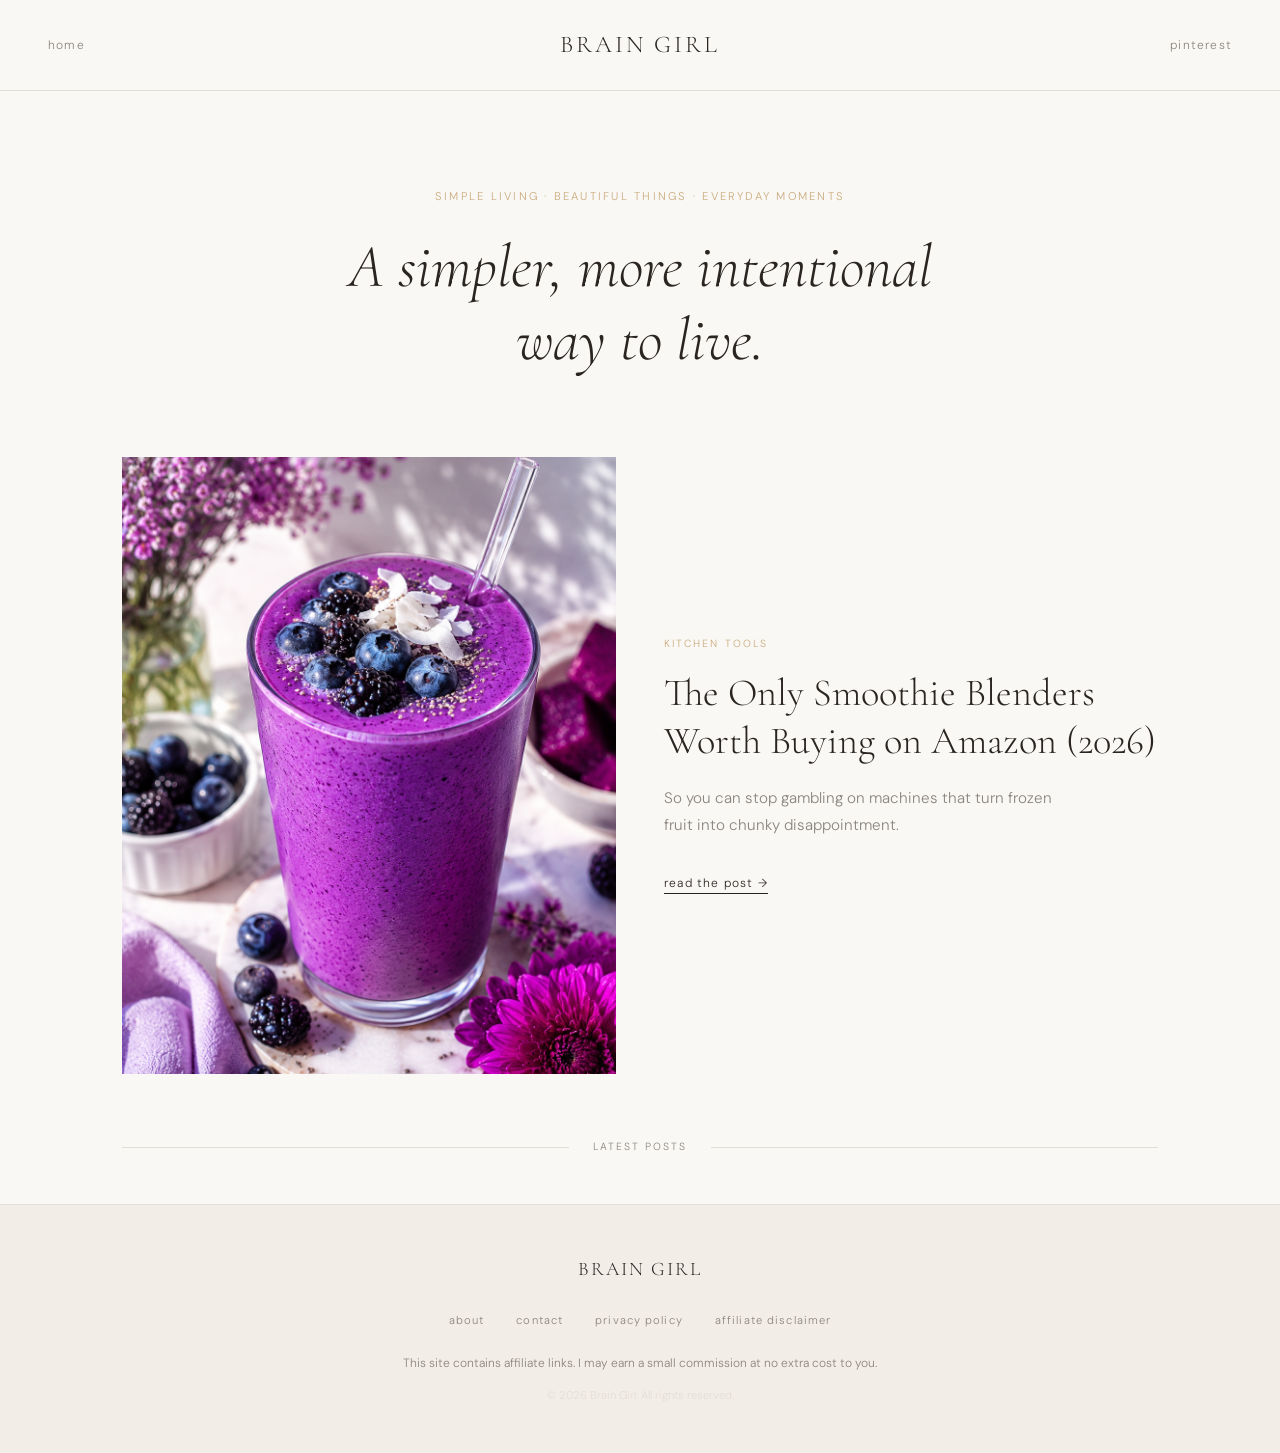
<file: index.html>
<!DOCTYPE html>
<html lang="en">
<head>
  <meta charset="UTF-8" />
  <meta name="viewport" content="width=device-width, initial-scale=1.0" />
  <title>Brain Girl</title>
  <meta name="description" content="A thoughtfully curated lifestyle blog. Simple living, beautiful finds, and everyday inspiration." />

  <!-- Pinterest / Open Graph -->
  <meta property="og:type" content="website" />
  <meta property="og:title" content="Brain Girl" />
  <meta property="og:description" content="A thoughtfully curated lifestyle blog." />
  <meta property="og:image" content="images/og-cover.jpg" />

  <link rel="stylesheet" href="css/style.css" />
  <link rel="preconnect" href="https://fonts.googleapis.com" />
  <link rel="preconnect" href="https://fonts.gstatic.com" crossorigin />
  <link href="https://fonts.googleapis.com/css2?family=Cormorant+Garamond:ital,wght@0,300;0,400;1,300;1,400&family=DM+Sans:wght@300;400&display=swap" rel="stylesheet" />
</head>
<body>

  <!-- HEADER -->
  <header class="site-header">
    <nav class="nav-links">
      <a href="index.html">home</a>
      <!-- <a href="#lifestyle">lifestyle</a>
      <a href="#home-decor">home</a>
      <a href="#wellness">wellness</a> -->
    </nav>
    <a href="index.html" class="site-title">Brain Girl</a>
    <div class="nav-right">
      <!-- Add Instagram or Pinterest link here -->
      <a href="https://www.pinterest.com/brainspinegirl/" target="_blank" rel="noopener" class="social-link">pinterest</a>
    </div>
  </header>

  <!-- HERO -->
  <section class="hero">
    <p class="hero-tagline">simple living · beautiful things · everyday moments</p>
    <h1 class="hero-headline">A simpler, more intentional way to live.</h1>
  </section>

  <!-- FEATURED POST (manually set your top post here) -->
  <section class="featured-post">
    <a href="posts/smoothie_blender.html" class="featured-link">
      <div class="featured-image-wrap">
        <img src="images/purple_smoothie.png" alt="Featured post image" class="featured-img" />
      </div>
      <div class="featured-text">
        <span class="category-label">kitchen tools</span>
        <h2 class="featured-title">The Only Smoothie Blenders Worth Buying on Amazon (2026)</h2>
        <p class="featured-excerpt">So you can stop gambling on machines that turn frozen fruit into chunky disappointment.</p>
        <span class="read-more">read the post →</span>
      </div>
    </a>
  </section>

  <!-- DIVIDER -->
  <div class="section-divider">
    <span>latest posts</span>
  </div>


  <!-- POST GRID -->
  <!-- To add a new post: copy one <article> block, update the link, image, category, title, excerpt -->
  <!-- <main class="post-grid">

    <article class="post-card">
      <a href="posts/sample-post.html">
        <div class="card-image-wrap">
          <img src="images/post-1.jpg" alt="Post image" class="card-img" />
        </div>
        <div class="card-body">
          <span class="category-label">home decor</span>
          <h3 class="card-title">The $30 Find That Elevated My Entire Living Room</h3>
          <p class="card-excerpt">Sometimes one small object can pull a whole room together. Here's what it was.</p>
        </div>
      </a>
    </article>

    <article class="post-card">
      <a href="posts/sample-post.html">
        <div class="card-image-wrap">
          <img src="images/post-2.jpg" alt="Post image" class="card-img" />
        </div>
        <div class="card-body">
          <span class="category-label">wellness</span>
          <h3 class="card-title">My Morning Routine: What I Actually Do (No 5am Wake-ups)</h3>
          <p class="card-excerpt">A realistic morning that sets the tone without being extreme or exhausting.</p>
        </div>
      </a>
    </article>

    <article class="post-card">
      <a href="posts/sample-post.html">
        <div class="card-image-wrap">
          <img src="images/post-3.jpg" alt="Post image" class="card-img" />
        </div>
        <div class="card-body">
          <span class="category-label">lifestyle</span>
          <h3 class="card-title">Everything I Bought This Season That Was Worth It</h3>
          <p class="card-excerpt">A curated edit of finds across home, clothing, and beauty — only the ones I'd buy again.</p>
        </div>
      </a>
    </article>

    <article class="post-card">
      <a href="posts/sample-post.html">
        <div class="card-image-wrap">
          <img src="images/post-4.jpg" alt="Post image" class="card-img" />
        </div>
        <div class="card-body">
          <span class="category-label">home decor</span>
          <h3 class="card-title">How to Style a Coffee Table (The Formula I Use Every Time)</h3>
          <p class="card-excerpt">Four objects, one rule, zero overthinking. This actually works.</p>
        </div>
      </a>
    </article>

  </main> -->




  <!-- FOOTER -->
  <footer class="site-footer">
    <p class="footer-name">Brain Girl</p>
    <nav class="footer-links">
      <a href="about.html">about</a>
      <a href="contact.html">contact</a>
      <a href="privacy.html">privacy policy</a>
      <a href="disclaimer.html">affiliate disclaimer</a>
    </nav>
    <p class="footer-disclaimer">This site contains affiliate links. I may earn a small commission at no extra cost to you.</p>
    <p class="footer-copy">&copy; 2026 Brain Girl. All rights reserved.</p>
  </footer>

</body>
</html>
</file>
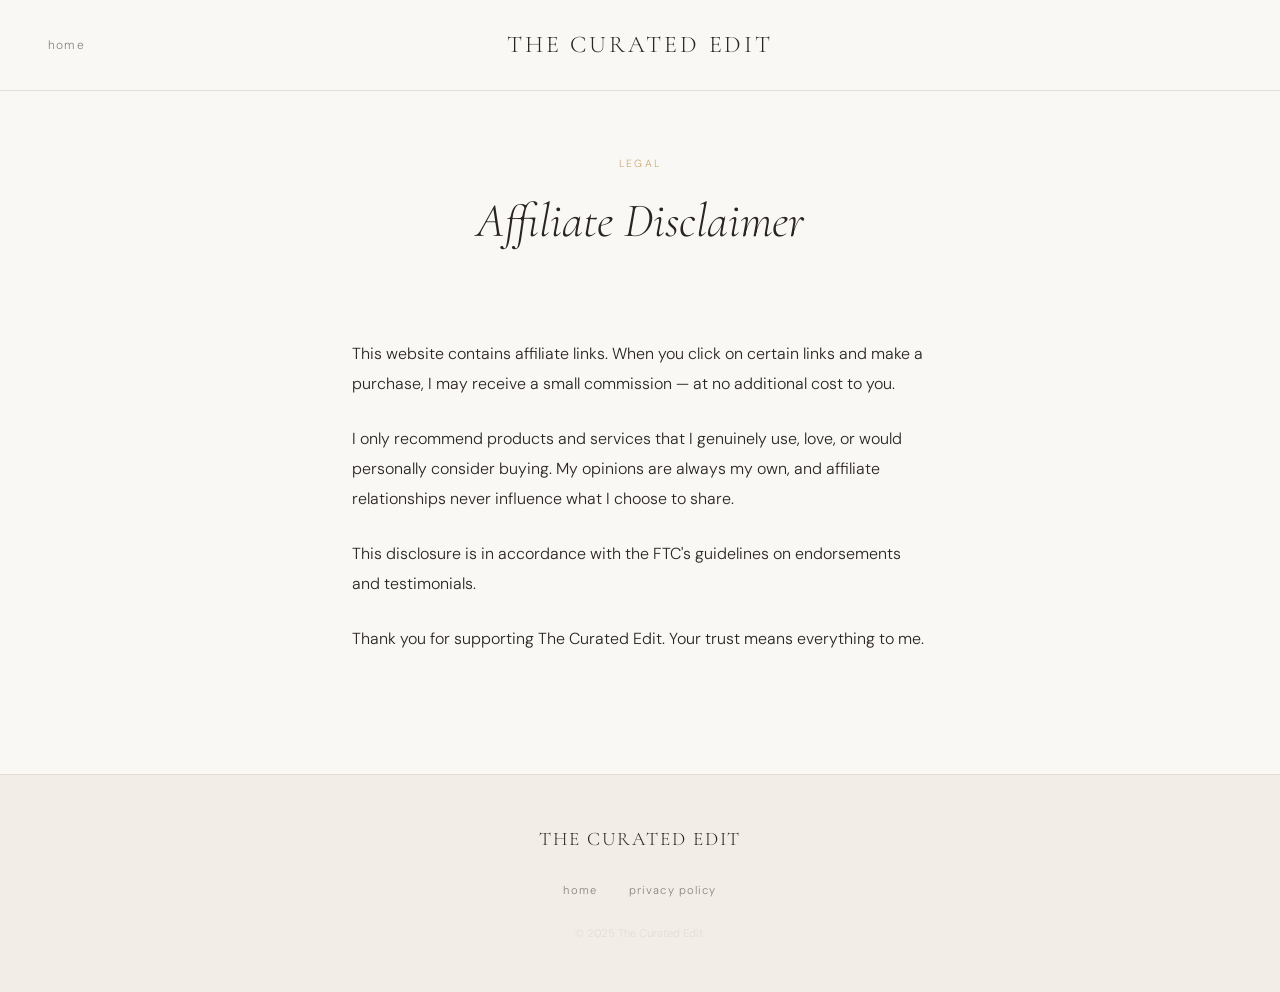
<file: disclaimer.html>
<!DOCTYPE html>
<html lang="en">
<head>
  <meta charset="UTF-8" />
  <meta name="viewport" content="width=device-width, initial-scale=1.0" />
  <title>Affiliate Disclaimer | The Curated Edit</title>
  <link rel="stylesheet" href="css/style.css" />
  <link rel="preconnect" href="https://fonts.googleapis.com" />
  <link rel="preconnect" href="https://fonts.gstatic.com" crossorigin />
  <link href="https://fonts.googleapis.com/css2?family=Cormorant+Garamond:ital,wght@0,300;0,400;1,300;1,400&family=DM+Sans:wght@300;400&display=swap" rel="stylesheet" />
</head>
<body>
  <header class="site-header">
    <nav class="nav-links"><a href="index.html">home</a></nav>
    <a href="index.html" class="site-title">The Curated Edit</a>
    <div class="nav-right"></div>
  </header>
  <header class="article-header">
    <span class="article-category">legal</span>
    <h1 class="article-title">Affiliate Disclaimer</h1>
  </header>
  <article class="article-body">
    <p>This website contains affiliate links. When you click on certain links and make a purchase, I may receive a small commission — at no additional cost to you.</p>
    <p>I only recommend products and services that I genuinely use, love, or would personally consider buying. My opinions are always my own, and affiliate relationships never influence what I choose to share.</p>
    <p>This disclosure is in accordance with the FTC's guidelines on endorsements and testimonials.</p>
    <p>Thank you for supporting The Curated Edit. Your trust means everything to me.</p>
  </article>
  <footer class="site-footer">
    <p class="footer-name">The Curated Edit</p>
    <nav class="footer-links">
      <a href="index.html">home</a>
      <a href="privacy.html">privacy policy</a>
    </nav>
    <p class="footer-copy">&copy; 2025 The Curated Edit.</p>
  </footer>
</body>
</html>
</file>
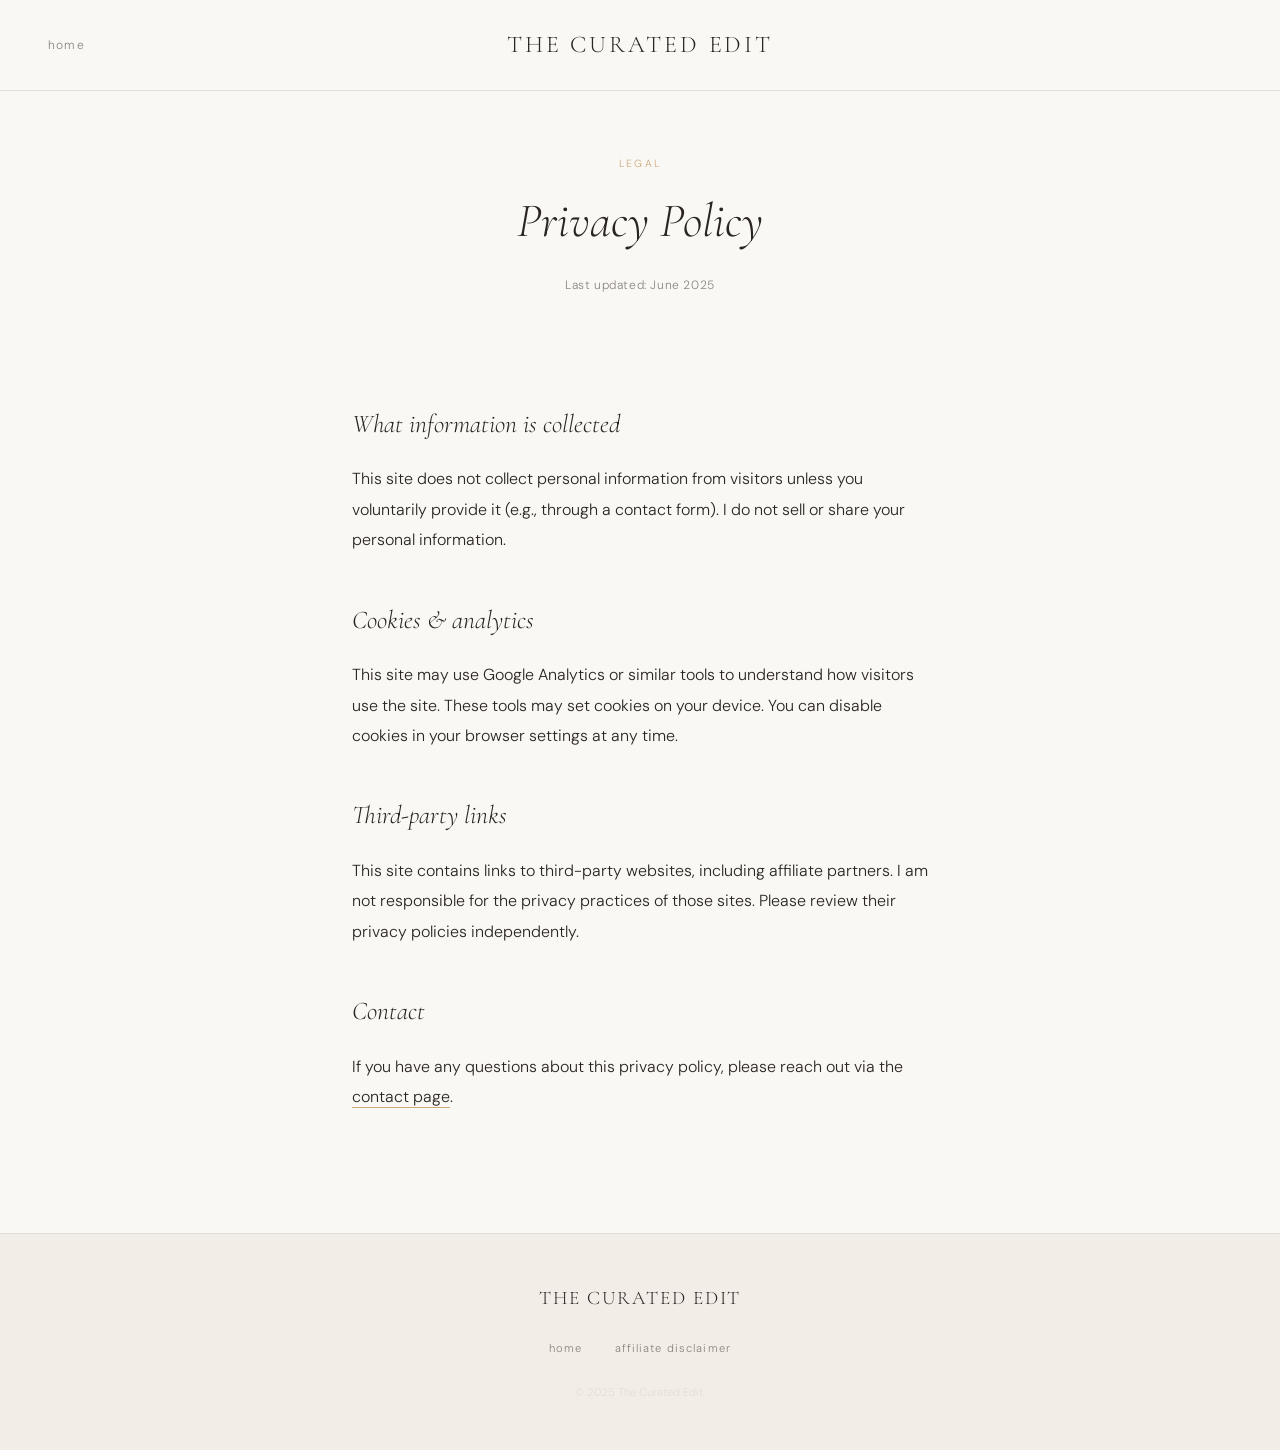
<file: privacy.html>
<!DOCTYPE html>
<html lang="en">
<head>
  <meta charset="UTF-8" />
  <meta name="viewport" content="width=device-width, initial-scale=1.0" />
  <title>Privacy Policy | The Curated Edit</title>
  <link rel="stylesheet" href="css/style.css" />
  <link rel="preconnect" href="https://fonts.googleapis.com" />
  <link rel="preconnect" href="https://fonts.gstatic.com" crossorigin />
  <link href="https://fonts.googleapis.com/css2?family=Cormorant+Garamond:ital,wght@0,300;0,400;1,300;1,400&family=DM+Sans:wght@300;400&display=swap" rel="stylesheet" />
</head>
<body>
  <header class="site-header">
    <nav class="nav-links"><a href="index.html">home</a></nav>
    <a href="index.html" class="site-title">The Curated Edit</a>
    <div class="nav-right"></div>
  </header>
  <header class="article-header">
    <span class="article-category">legal</span>
    <h1 class="article-title">Privacy Policy</h1>
    <p class="article-meta">Last updated: June 2025</p>
  </header>
  <article class="article-body">
    <h2>What information is collected</h2>
    <p>This site does not collect personal information from visitors unless you voluntarily provide it (e.g., through a contact form). I do not sell or share your personal information.</p>

    <h2>Cookies &amp; analytics</h2>
    <p>This site may use Google Analytics or similar tools to understand how visitors use the site. These tools may set cookies on your device. You can disable cookies in your browser settings at any time.</p>

    <h2>Third-party links</h2>
    <p>This site contains links to third-party websites, including affiliate partners. I am not responsible for the privacy practices of those sites. Please review their privacy policies independently.</p>

    <h2>Contact</h2>
    <p>If you have any questions about this privacy policy, please reach out via the <a href="contact.html">contact page</a>.</p>
  </article>
  <footer class="site-footer">
    <p class="footer-name">The Curated Edit</p>
    <nav class="footer-links">
      <a href="index.html">home</a>
      <a href="disclaimer.html">affiliate disclaimer</a>
    </nav>
    <p class="footer-copy">&copy; 2025 The Curated Edit.</p>
  </footer>
</body>
</html>
</file>
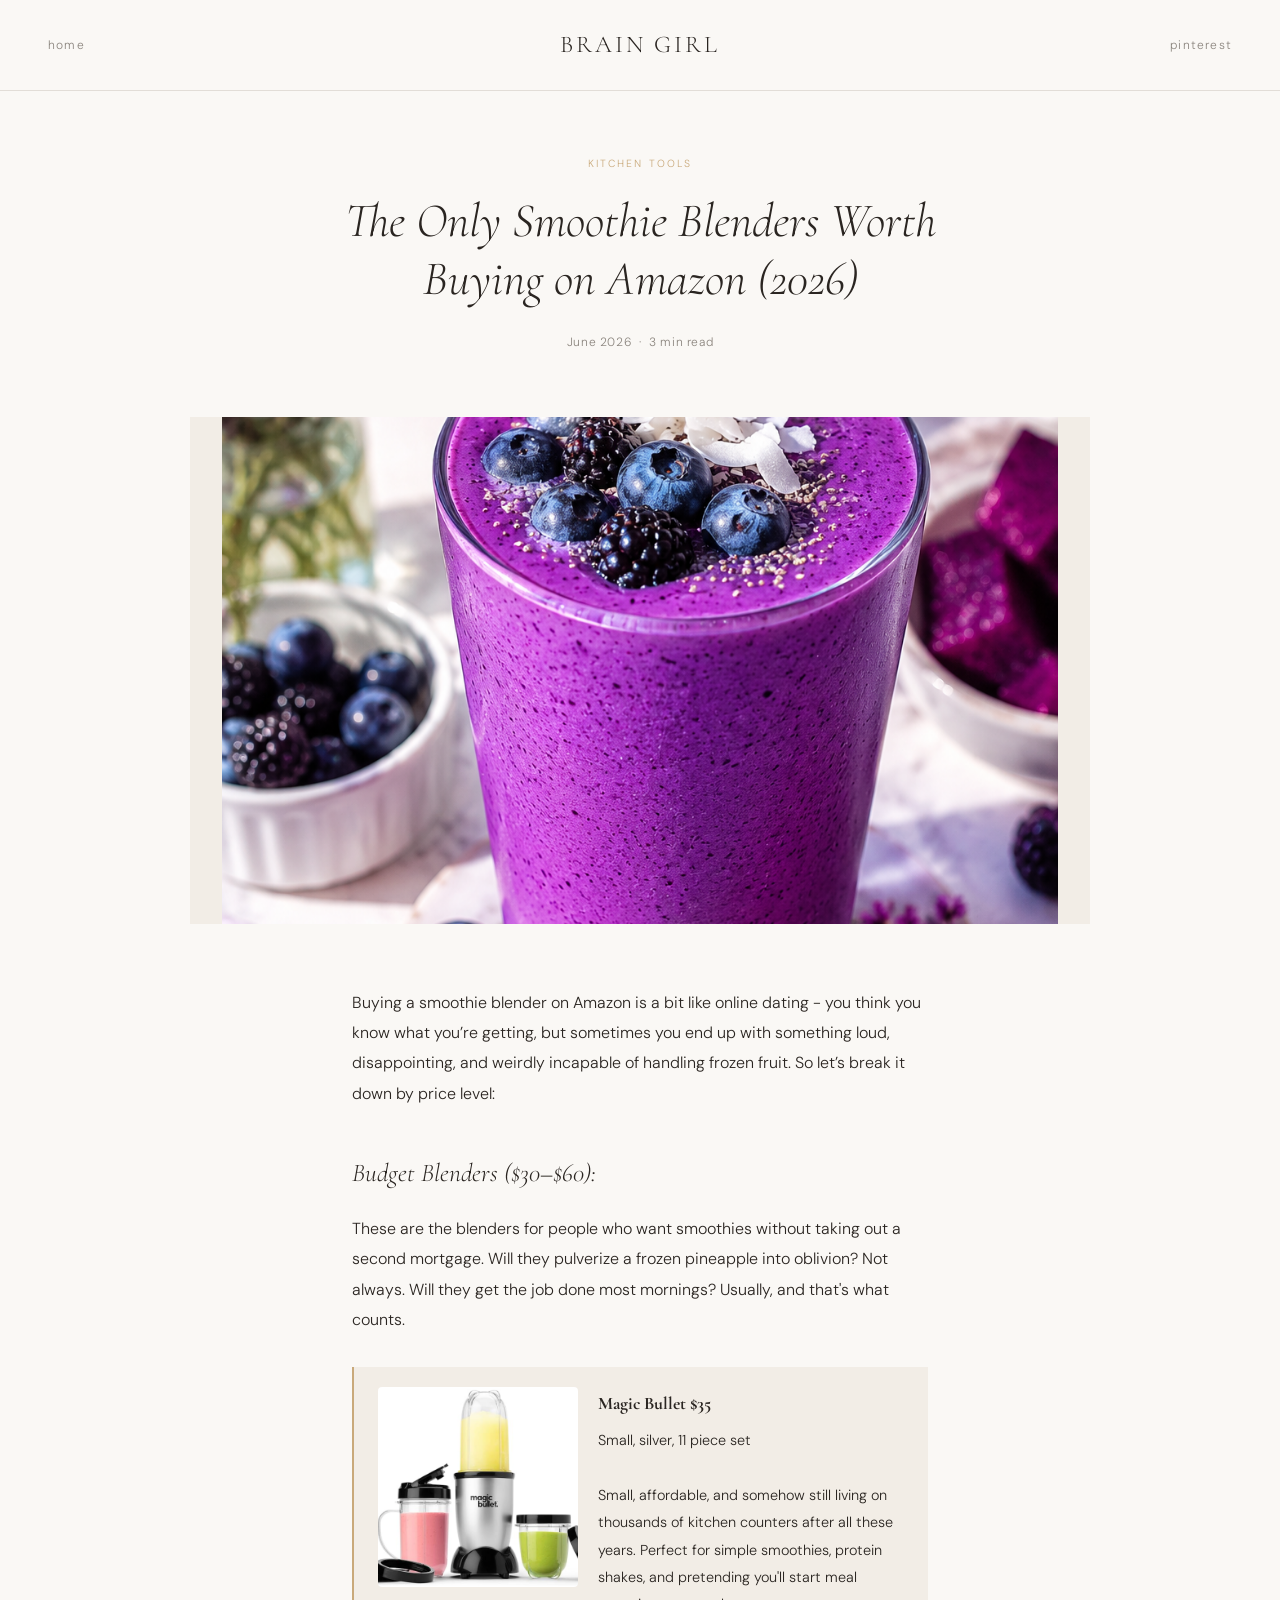
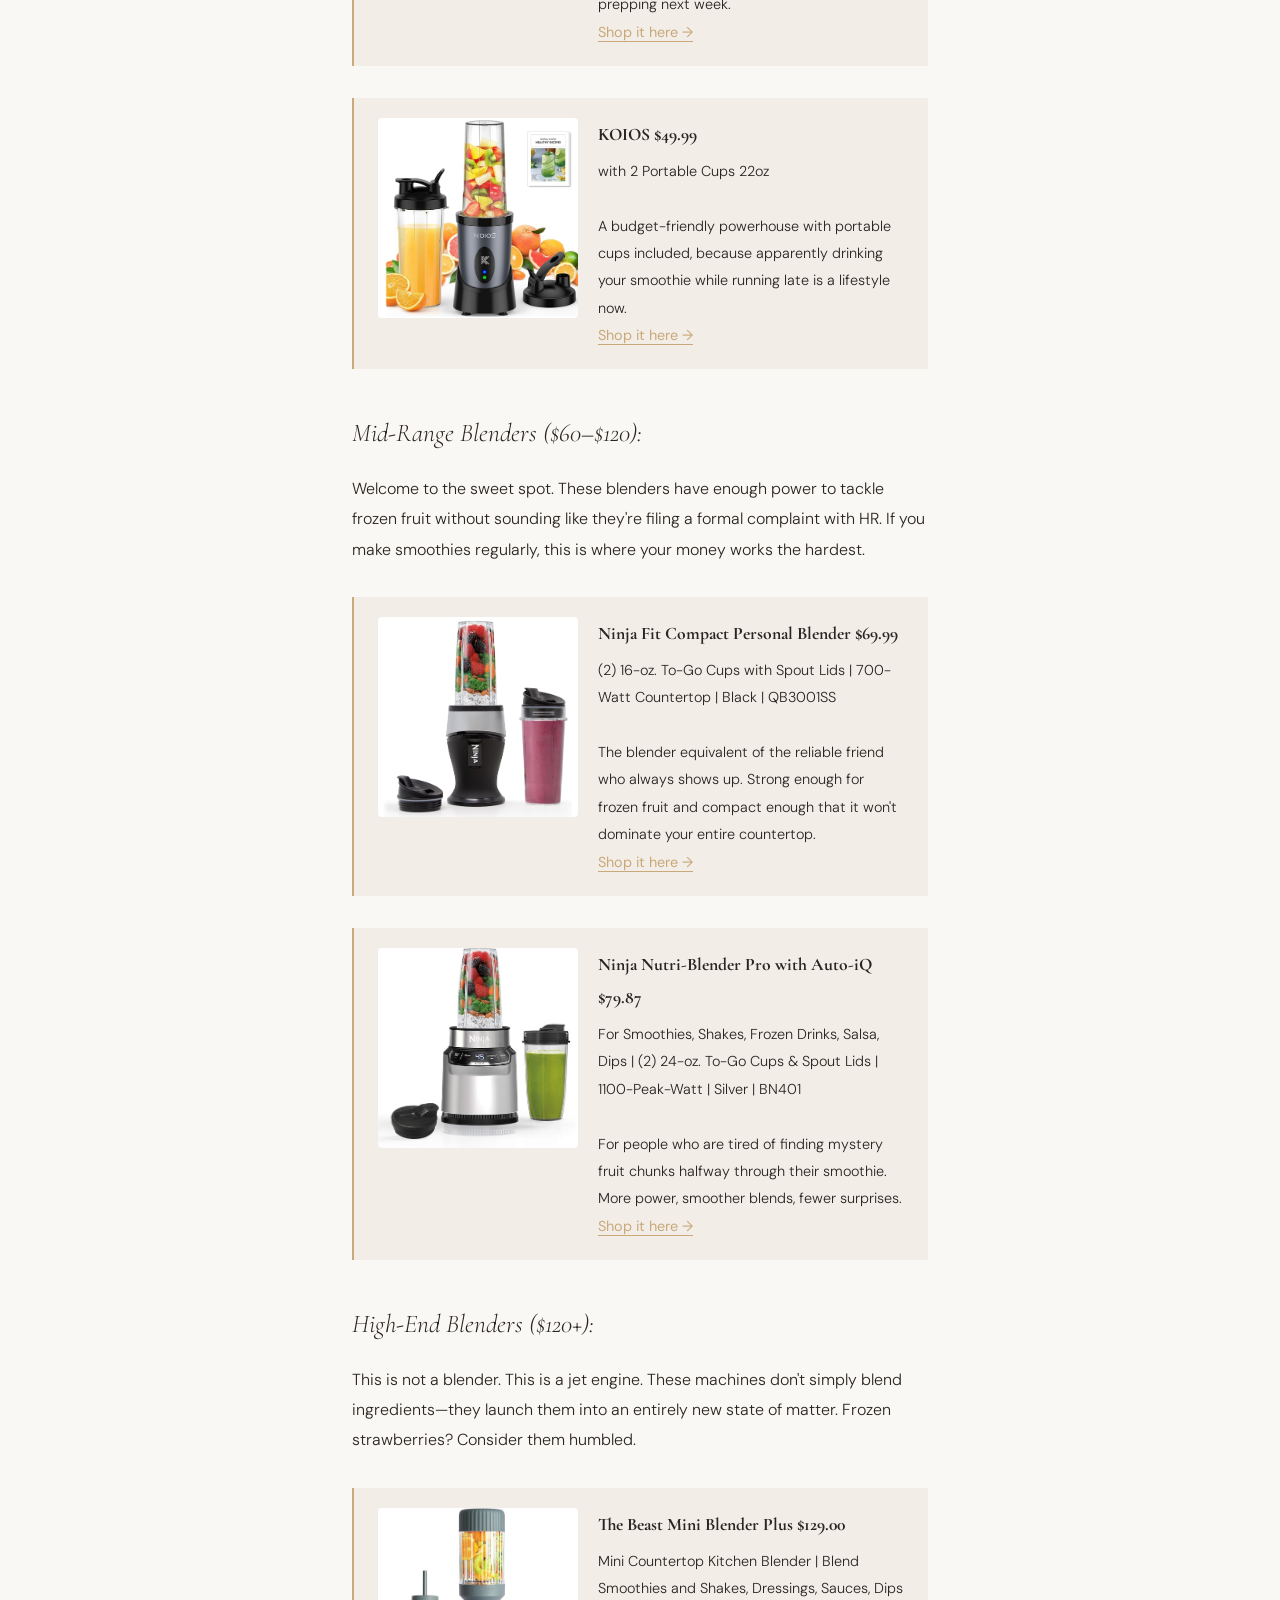
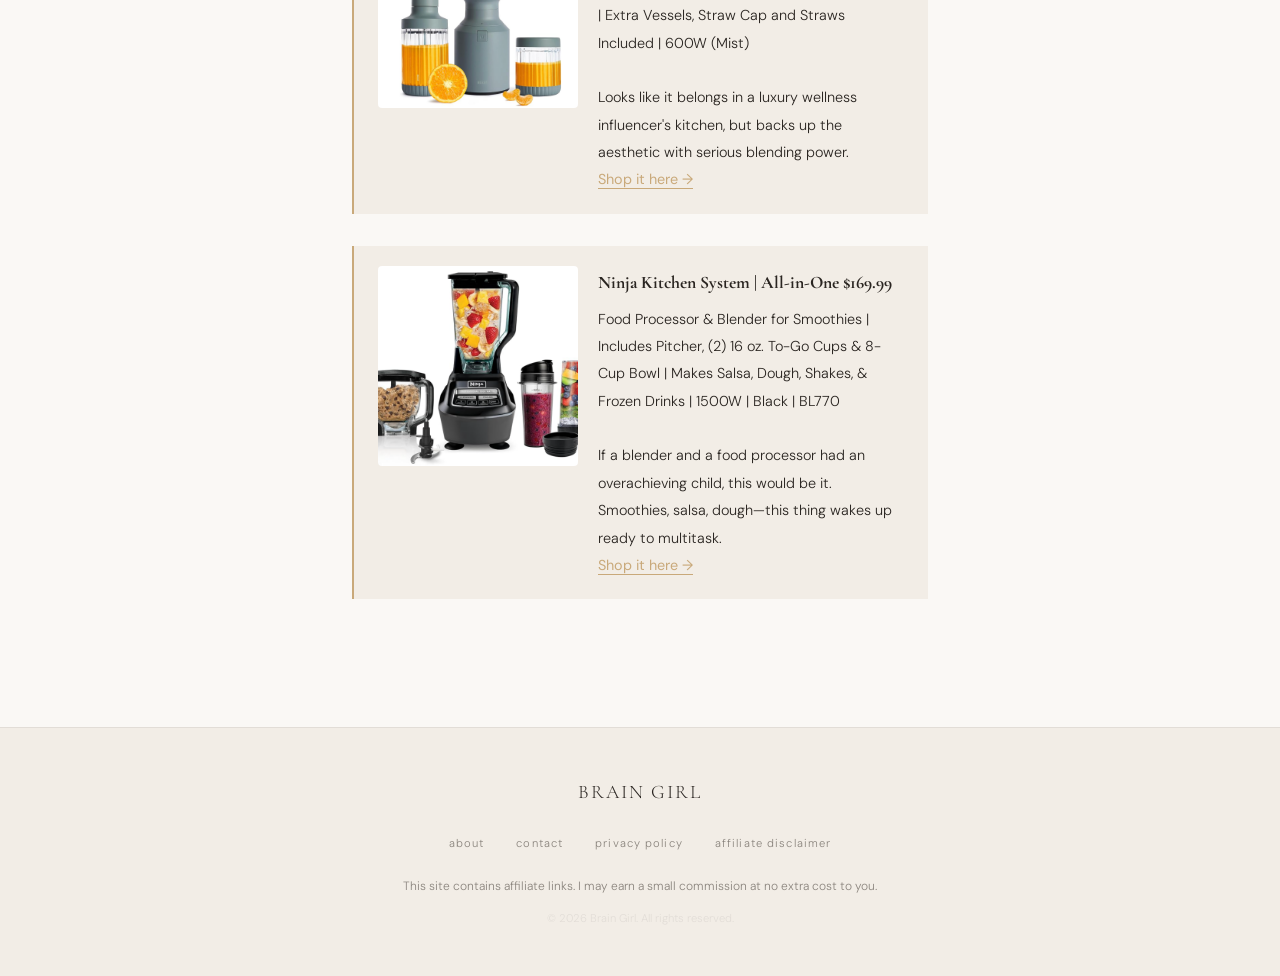
<file: posts/smoothie_blender.html>
<!DOCTYPE html>
<html lang="en">
<head>
  <meta charset="UTF-8" />
  <meta name="viewport" content="width=device-width, initial-scale=1.0" />

  <!-- ======================================================
    EDIT THESE for every new post:
    - title (the post title, shown in browser tab & Google)
    - description (1-2 sentences, used by Google & Pinterest)
    - og:title, og:description (shown when shared on Pinterest/socials)
    - og:image (path to your post's hero image — use a tall 2:3 image for Pinterest)
  ====================================================== -->
  <title>10 Things That Made My Home Feel Like a Sanctuary | Brain Girl</title>
  <meta name="description" content="Small, intentional changes that transformed my space — from linen swaps to the one candle I now can't live without." />

  <meta property="og:type" content="article" />
  <meta property="og:title" content="10 Things That Made My Home Feel Like a Sanctuary" />
  <meta property="og:description" content="Small, intentional changes that transformed my space." />
  <meta property="og:image" content="../images/post-1.jpg" />
  <meta property="og:url" content="https://YOURUSERNAME.github.io/YOURREPO/posts/sample-post.html" />

  <!-- Pinterest-specific: tall image for pin format -->
  <meta name="pinterest:media" content="../images/post-1.jpg" />

  <link rel="stylesheet" href="../css/style.css" />
  <link rel="preconnect" href="https://fonts.googleapis.com" />
  <link rel="preconnect" href="https://fonts.gstatic.com" crossorigin />
  <link href="https://fonts.googleapis.com/css2?family=Cormorant+Garamond:ital,wght@0,300;0,400;1,300;1,400&family=DM+Sans:wght@300;400&display=swap" rel="stylesheet" />
</head>
<body>

  <!-- HEADER (same as index.html) -->
  <header class="site-header">
    <nav class="nav-links">
      <a href="../index.html">home</a>
      <!-- <a href="../index.html#lifestyle">lifestyle</a>
      <a href="../index.html#home-decor">home</a>
      <a href="../index.html#wellness">wellness</a> -->
    </nav>
    <a href="../index.html" class="site-title">Brain Girl</a>
    <div class="nav-right">
      <a href="https://www.pinterest.com/brainspinegirl/" target="_blank" rel="noopener" class="social-link">pinterest</a>
    </div>
  </header>

  <!-- ARTICLE HEADER -->
  <header class="article-header">
    <span class="article-category">kitchen tools</span>
    <h1 class="article-title">The Only Smoothie Blenders Worth Buying on Amazon (2026)</h1>
    <p class="article-meta">June 2026 &nbsp;·&nbsp; 3 min read</p>
  </header>

  <!-- HERO IMAGE -->
  <div class="article-hero-image">
    <img src="../images/purple_smoothie.png" alt="purple smoothie" />
  </div>

  <!-- ARTICLE BODY -->
  <!-- ======================================================
    HOW TO ADD AFFILIATE LINKS:
    Use class="affiliate-link" on your <a> tags for styling.
    Always use rel="nofollow sponsored" for affiliate links.
    Example:
      <a href="https://affiliate-link.com/product" class="affiliate-link"
         rel="nofollow sponsored" target="_blank">Product Name</a>
  ====================================================== -->
  <article class="article-body">


    <p>
      Buying a smoothie blender on Amazon is a bit like online dating - you think you know what you’re getting, but sometimes you end up with something loud, disappointing, and weirdly incapable of handling frozen fruit.

      So let’s break it down by price level:
    </p>

    <h2>Budget Blenders ($30–$60):</h2>
    <p>
    These are the blenders for people who want smoothies without taking out a second mortgage.
    Will they pulverize a frozen pineapple into oblivion? Not always. Will they get the job done most mornings? Usually, and that's what counts.
    </p>
    <div class="product-callout">
    <img src="../images/magic-bullet.png" alt="Magic Bullet blender" />
    <div class="product-callout-text">
      <strong>Magic Bullet $35</strong>
      Small, silver, 11 piece set
      <br /><br />
      Small, affordable, and somehow still living on thousands of kitchen counters after all these years. Perfect for simple smoothies, protein shakes, and pretending you'll start meal prepping next week.
      <br />
      <a href="https://amzn.to/4vqNiwg" class="affiliate-link"
         rel="nofollow sponsored" target="_blank">Shop it here →</a>
    </div>
    </div>


    <div class="product-callout">
    <img src="../images/koios.png" alt="Magic Bullet blender" />
    <div class="product-callout-text">
      <strong>KOIOS $49.99 </strong>
      with 2 Portable Cups 22oz
      <br /><br />
      A budget-friendly powerhouse with portable cups included, because apparently drinking your smoothie while running late is a lifestyle now.<br />
      <a href="https://amzn.to/4xcugM4" class="affiliate-link" rel="nofollow sponsored" target="_blank">Shop it here →</a>
    </div>
    </div>



    <h2>Mid-Range Blenders ($60–$120):</h2>
    <p>
    Welcome to the sweet spot. These blenders have enough power to tackle frozen fruit without sounding like they're filing a formal complaint with HR. If you make smoothies regularly, this is where your money works the hardest.
    </p>
    <div class="product-callout">
    <img src="../images/ninja-fit.png" alt="Magic Bullet blender" />
    <div class="product-callout-text">
      <strong>Ninja Fit Compact Personal Blender $69.99 </strong>
      (2) 16-oz. To-Go Cups with Spout Lids | 700-Watt Countertop | Black | QB3001SS
      <br /><br />
      The blender equivalent of the reliable friend who always shows up. Strong enough for frozen fruit and compact enough that it won't dominate your entire countertop.<br />
      <a href="https://amzn.to/3RLNUy5" class="affiliate-link" rel="nofollow sponsored" target="_blank">Shop it here →</a>
    </div>
    </div>

    <div class="product-callout">
    <img src="../images/ninja-pro.png" alt="Magic Bullet blender" />
    <div class="product-callout-text">
      <strong>Ninja Nutri-Blender Pro with Auto-iQ $79.87 </strong>
      For Smoothies, Shakes, Frozen Drinks, Salsa, Dips | (2) 24-oz. To-Go Cups & Spout Lids | 1100-Peak-Watt | Silver | BN401
      <br /><br />
      For people who are tired of finding mystery fruit chunks halfway through their smoothie. More power, smoother blends, fewer surprises.<br/>
      <a href="https://amzn.to/43MkouG" class="affiliate-link" rel="nofollow sponsored" target="_blank">Shop it here →</a>
    </div>
    </div>


    <h2>High-End Blenders ($120+):</h2>

    <p>
    This is not a blender. This is a jet engine. These machines don't simply blend ingredients—they launch them into an entirely new state of matter. Frozen strawberries? Consider them humbled.
    </p>

    <div class="product-callout">
    <img src="../images/beast-mini.png" alt="Magic Bullet blender" />
    <div class="product-callout-text">
      <strong>The Beast Mini Blender Plus $129.00 </strong>
      Mini Countertop Kitchen Blender | Blend Smoothies and Shakes, Dressings, Sauces, Dips | Extra Vessels, Straw Cap and Straws Included | 600W (Mist)
      <br /><br />
      Looks like it belongs in a luxury wellness influencer's kitchen, but backs up the aesthetic with serious blending power.<br />
      <a href="https://amzn.to/4oaPuFU" class="affiliate-link" rel="nofollow sponsored" target="_blank">Shop it here →</a>
    </div>
    </div>

    <div class="product-callout">
    <img src="../images/ninja-kitchen-system.png" alt="Magic Bullet blender" />
    <div class="product-callout-text">
      <strong>Ninja Kitchen System | All-in-One $169.99 </strong>
      Food Processor & Blender for Smoothies | Includes Pitcher, (2) 16 oz. To-Go Cups & 8-Cup Bowl | Makes Salsa, Dough, Shakes, & Frozen Drinks | 1500W | Black | BL770
      <br /><br />
      If a blender and a food processor had an overachieving child, this would be it. Smoothies, salsa, dough—this thing wakes up ready to multitask.<br />
      <a href="https://amzn.to/3PD0b7u" class="affiliate-link" rel="nofollow sponsored" target="_blank">Shop it here →</a>
    </div>
    </div>



  </article>

  <!-- FOOTER -->
  <footer class="site-footer">
    <p class="footer-name">Brain Girl</p>
    <nav class="footer-links">
      <a href="../about.html">about</a>
      <a href="../contact.html">contact</a>
      <a href="../privacy.html">privacy policy</a>
      <a href="../disclaimer.html">affiliate disclaimer</a>
    </nav>
    <p class="footer-disclaimer">This site contains affiliate links. I may earn a small commission at no extra cost to you.</p>
    <p class="footer-copy">&copy; 2026 Brain Girl. All rights reserved.</p>
  </footer>

</body>
</html>
</file>
<file: css/style.css>
/* ===================================
   THE CURATED EDIT — STYLESHEET
   ===================================
   Fonts:
     Display: Cormorant Garamond (serif, elegant)
     Body: DM Sans (clean, modern)

   Colors:
     --cream:   #FAF8F5  (background)
     --warm:    #F2EDE6  (card/section backgrounds)
     --text:    #2A2521  (primary text)
     --muted:   #8A847D  (secondary text)
     --accent:  #C9A97A  (warm gold accent)
     --rule:    #E2DDD7  (borders/dividers)
   =================================== */

*, *::before, *::after {
  box-sizing: border-box;
  margin: 0;
  padding: 0;
}

:root {
  --cream: #FAF8F5;
  --warm: #F2EDE6;
  --text: #2A2521;
  --muted: #8A847D;
  --accent: #C9A97A;
  --rule: #E2DDD7;
  --font-display: 'Cormorant Garamond', Georgia, serif;
  --font-body: 'DM Sans', system-ui, sans-serif;
}

html { scroll-behavior: smooth; }

body {
  background-color: var(--cream);
  color: var(--text);
  font-family: var(--font-body);
  font-weight: 300;
  font-size: 16px;
  line-height: 1.75;
  -webkit-font-smoothing: antialiased;
}

img {
  display: block;
  width: 100%;
  height: 100%;
  object-fit: cover;
}

a {
  color: inherit;
  text-decoration: none;
}

/* ===================================
   HEADER
   =================================== */

.site-header {
  display: grid;
  grid-template-columns: 1fr auto 1fr;
  align-items: center;
  padding: 1.5rem 3rem;
  border-bottom: 1px solid var(--rule);
  position: sticky;
  top: 0;
  background: var(--cream);
  z-index: 100;
}

.site-title {
  font-family: var(--font-display);
  font-size: 1.5rem;
  font-weight: 300;
  letter-spacing: 0.12em;
  text-transform: uppercase;
  text-align: center;
  color: var(--text);
}

.nav-links, .nav-right {
  display: flex;
  gap: 2rem;
  font-size: 0.75rem;
  letter-spacing: 0.1em;
  text-transform: lowercase;
  color: var(--muted);
}

.nav-right {
  justify-content: flex-end;
}

.nav-links a, .nav-right a {
  color: var(--muted);
  transition: color 0.2s;
}

.nav-links a:hover, .nav-right a:hover,
.social-link:hover { color: var(--text); }

/* ===================================
   HERO
   =================================== */

.hero {
  text-align: center;
  padding: 6rem 2rem 5rem;
  max-width: 680px;
  margin: 0 auto;
}

.hero-tagline {
  font-size: 0.7rem;
  letter-spacing: 0.2em;
  text-transform: uppercase;
  color: var(--accent);
  margin-bottom: 1.5rem;
}

.hero-headline {
  font-family: var(--font-display);
  font-size: clamp(2.2rem, 5vw, 3.8rem);
  font-weight: 300;
  font-style: italic;
  line-height: 1.2;
  color: var(--text);
}

/* ===================================
   FEATURED POST
   =================================== */

.featured-post {
  max-width: 1100px;
  margin: 0 auto 4rem;
  padding: 0 2rem;
}

.featured-link {
  display: grid;
  grid-template-columns: 1fr 1fr;
  gap: 3rem;
  align-items: center;
}

.featured-image-wrap {
  aspect-ratio: 4 / 5;
  overflow: hidden;
  background: var(--warm);
}

.featured-img {
  transition: transform 0.6s ease;
}

.featured-link:hover .featured-img {
  transform: scale(1.03);
}

.featured-text {
  padding: 1rem 0;
}

.category-label {
  font-size: 0.65rem;
  letter-spacing: 0.2em;
  text-transform: uppercase;
  color: var(--accent);
  display: block;
  margin-bottom: 1rem;
}

.featured-title {
  font-family: var(--font-display);
  font-size: clamp(1.6rem, 3vw, 2.4rem);
  font-weight: 300;
  line-height: 1.25;
  margin-bottom: 1.25rem;
  color: var(--text);
}

.featured-excerpt {
  font-size: 0.95rem;
  color: var(--muted);
  line-height: 1.8;
  margin-bottom: 1.75rem;
  max-width: 400px;
}

.read-more {
  font-size: 0.75rem;
  letter-spacing: 0.1em;
  text-transform: lowercase;
  color: var(--text);
  border-bottom: 1px solid var(--text);
  padding-bottom: 2px;
  transition: color 0.2s, border-color 0.2s;
}

.featured-link:hover .read-more {
  color: var(--accent);
  border-color: var(--accent);
}

/* ===================================
   SECTION DIVIDER
   =================================== */

.section-divider {
  display: flex;
  align-items: center;
  gap: 1.5rem;
  max-width: 1100px;
  margin: 0 auto 3rem;
  padding: 0 2rem;
  font-size: 0.65rem;
  letter-spacing: 0.2em;
  text-transform: uppercase;
  color: var(--muted);
}

.section-divider::before, .section-divider::after {
  content: '';
  flex: 1;
  height: 1px;
  background: var(--rule);
}

/* ===================================
   POST GRID
   =================================== */

.post-grid {
  display: grid;
  grid-template-columns: repeat(auto-fill, minmax(260px, 1fr));
  gap: 2.5rem;
  max-width: 1100px;
  margin: 0 auto;
  padding: 0 2rem 6rem;
}

.post-card a {
  display: block;
}

.card-image-wrap {
  aspect-ratio: 3 / 4;
  overflow: hidden;
  background: var(--warm);
  margin-bottom: 1.25rem;
}

.card-img {
  transition: transform 0.5s ease;
}

.post-card:hover .card-img {
  transform: scale(1.04);
}

.card-body {}

.card-title {
  font-family: var(--font-display);
  font-size: 1.25rem;
  font-weight: 300;
  line-height: 1.3;
  margin: 0.4rem 0 0.6rem;
  color: var(--text);
  transition: color 0.2s;
}

.post-card:hover .card-title { color: var(--accent); }

.card-excerpt {
  font-size: 0.85rem;
  color: var(--muted);
  line-height: 1.75;
}

/* ===================================
   FOOTER
   =================================== */

.site-footer {
  border-top: 1px solid var(--rule);
  padding: 3rem 2rem;
  text-align: center;
  background: var(--warm);
}

.footer-name {
  font-family: var(--font-display);
  font-size: 1.2rem;
  font-weight: 300;
  letter-spacing: 0.1em;
  text-transform: uppercase;
  margin-bottom: 1.5rem;
  color: var(--text);
}

.footer-links {
  display: flex;
  justify-content: center;
  gap: 2rem;
  font-size: 0.7rem;
  letter-spacing: 0.1em;
  text-transform: lowercase;
  color: var(--muted);
  margin-bottom: 1.5rem;
  flex-wrap: wrap;
}

.footer-links a {
  color: var(--muted);
  transition: color 0.2s;
}
.footer-links a:hover { color: var(--text); }

.footer-disclaimer {
  font-size: 0.75rem;
  color: var(--muted);
  max-width: 480px;
  margin: 0 auto 0.75rem;
  line-height: 1.6;
}

.footer-copy {
  font-size: 0.7rem;
  color: var(--rule);
}

/* ===================================
   ARTICLE / POST PAGE
   =================================== */

.article-header {
  max-width: 720px;
  margin: 0 auto;
  padding: 4rem 2rem 2rem;
  text-align: center;
}

.article-category {
  font-size: 0.65rem;
  letter-spacing: 0.2em;
  text-transform: uppercase;
  color: var(--accent);
  margin-bottom: 1.25rem;
  display: block;
}

.article-title {
  font-family: var(--font-display);
  font-size: clamp(2rem, 4vw, 3rem);
  font-weight: 300;
  font-style: italic;
  line-height: 1.2;
  margin-bottom: 1.5rem;
}

.article-meta {
  font-size: 0.75rem;
  color: var(--muted);
  letter-spacing: 0.05em;
}

.article-hero-image {
  max-width: 900px;
  margin: 2rem auto;
  padding: 0 2rem;
  aspect-ratio: 16 / 9;
  overflow: hidden;
  background: var(--warm);
}

.article-body {
  max-width: 640px;
  margin: 0 auto;
  padding: 2rem 2rem 6rem;
  font-size: 1rem;
  line-height: 1.9;
  color: var(--text);
}

.article-body h2 {
  font-family: var(--font-display);
  font-size: 1.6rem;
  font-weight: 300;
  font-style: italic;
  margin: 2.5rem 0 1rem;
  color: var(--text);
}

.article-body h3 {
  font-size: 0.8rem;
  letter-spacing: 0.15em;
  text-transform: uppercase;
  color: var(--accent);
  margin: 2rem 0 0.75rem;
}

.article-body p {
  margin-bottom: 1.5rem;
}

.article-body a {
  color: var(--text);
  border-bottom: 1px solid var(--accent);
  transition: color 0.2s;
}

.article-body a:hover { color: var(--accent); }

/* Affiliate link styling — stands out subtly */
.affiliate-link {
  color: var(--accent) !important;
  border-bottom: 1px solid var(--accent) !important;
  font-weight: 400;
}

.article-body ul {
  margin: 0 0 1.5rem 1.5rem;
}

.article-body li {
  margin-bottom: 0.5rem;
}

/* Product callout block */
.product-callout {
  background: var(--warm);
  border-left: 2px solid var(--accent);
  padding: 1.25rem 1.5rem;
  margin: 2rem 0;
  font-size: 0.9rem;
  display: flex;
  gap: 1.25rem;
  align-items: flex-start;
}

.product-callout img {
  width: 200px;
  height: 200px;
  object-fit: cover;
  flex-shrink: 0;
  border-radius: 4px;
}

.product-callout-text {
  flex: 1;
}

@media (max-width: 480px) {
  .product-callout {
    flex-direction: column;
  }
  .product-callout img {
    width: 100%;
    height: 160px;
  }
}

.product-callout strong {
  display: block;
  font-family: var(--font-display);
  font-size: 1.1rem;
  margin-bottom: 0.4rem;
}

/* Affiliate disclaimer box */
.affiliate-disclaimer-box {
  border: 1px solid var(--rule);
  padding: 1rem 1.25rem;
  margin: 2rem 0;
  font-size: 0.75rem;
  color: var(--muted);
  line-height: 1.65;
}

/* ===================================
   RESPONSIVE
   =================================== */

@media (max-width: 768px) {
  .site-header {
    grid-template-columns: 1fr;
    gap: 0.75rem;
    padding: 1.25rem 1.5rem;
    text-align: center;
  }

  .nav-links { display: none; }

  .nav-right {
    justify-content: center;
  }

  .featured-link {
    grid-template-columns: 1fr;
    gap: 1.5rem;
  }

  .featured-image-wrap {
    aspect-ratio: 3 / 2;
  }

  .post-grid {
    grid-template-columns: 1fr 1fr;
    gap: 1.5rem;
  }
}

@media (max-width: 480px) {
  .post-grid {
    grid-template-columns: 1fr;
  }

  .hero { padding: 3rem 1.5rem; }

  .featured-post, .post-grid {
    padding-left: 1.5rem;
    padding-right: 1.5rem;
  }
}
</file>
